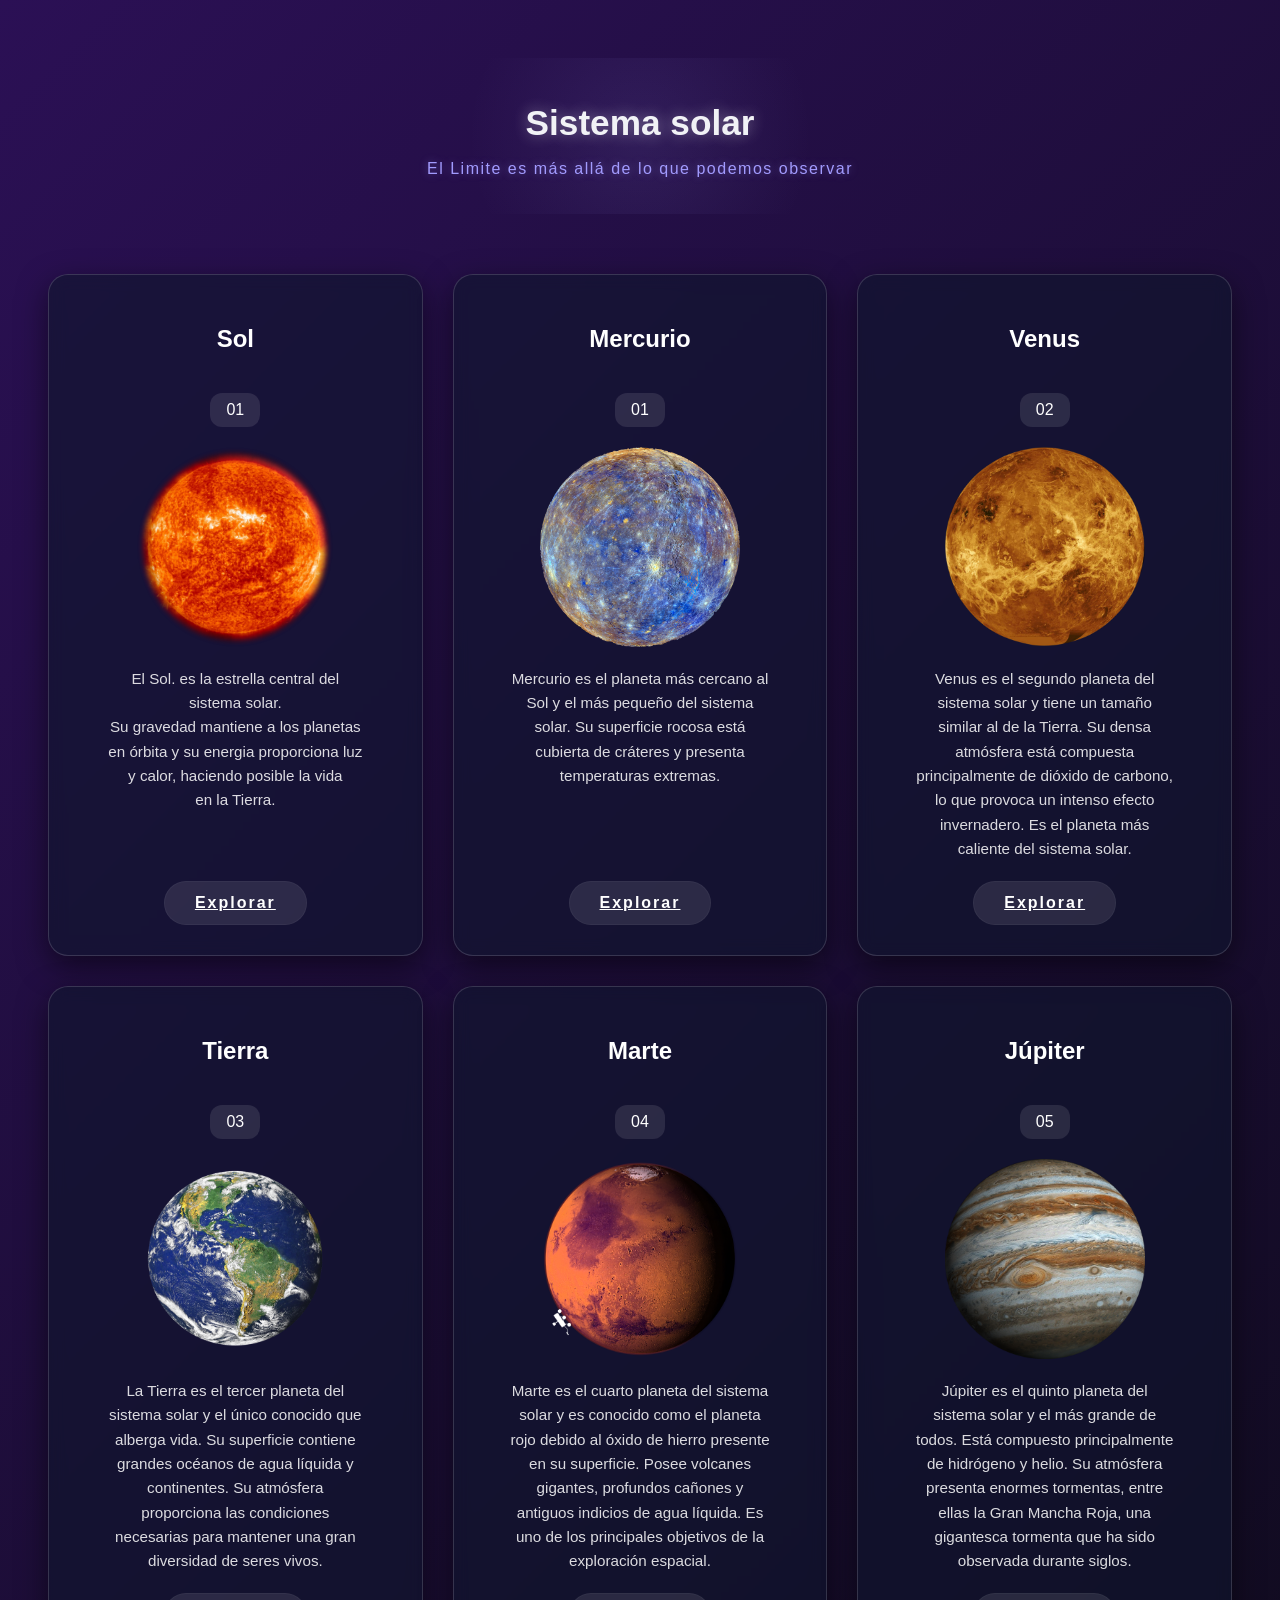
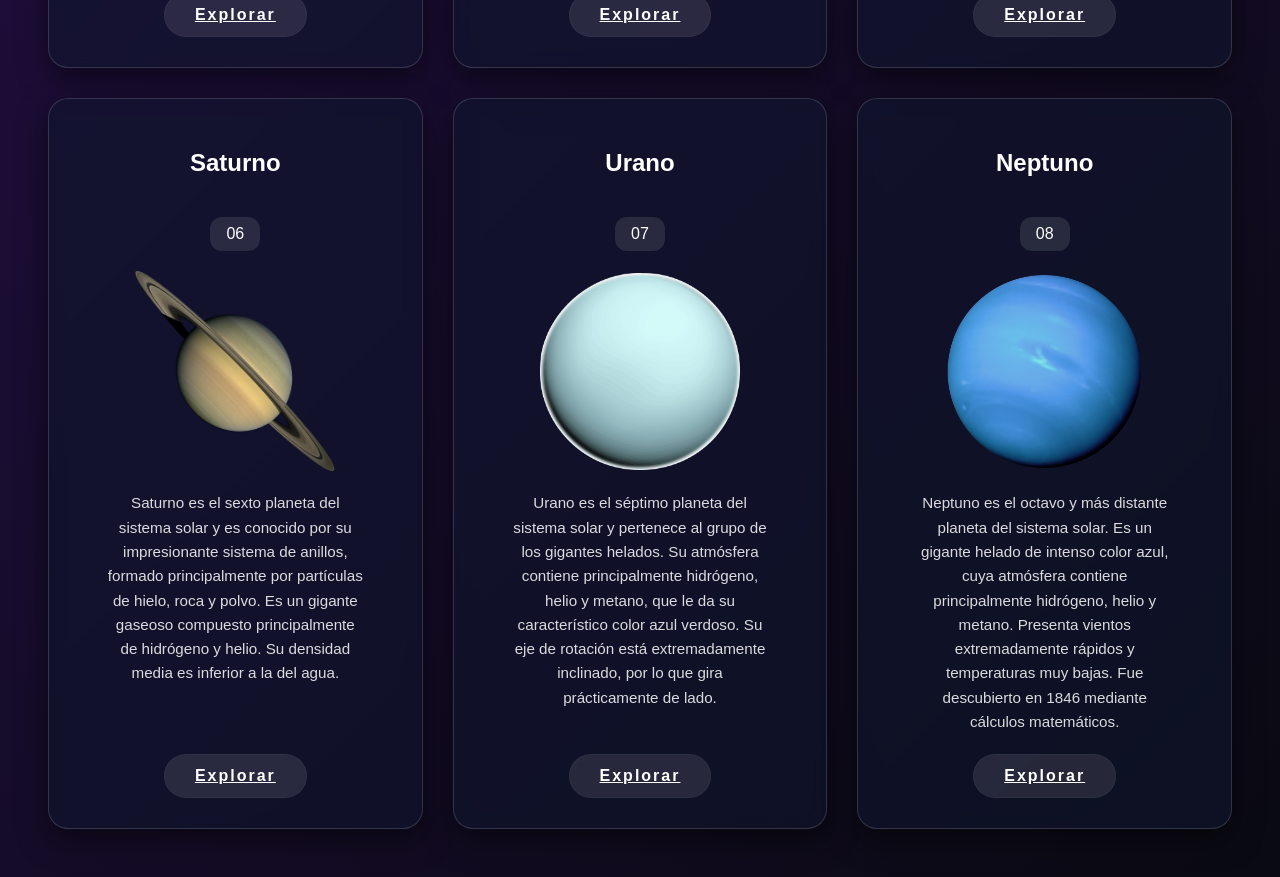
<file: index.html>
<!DOCTYPE html>
<html lang="es">
<head>
    <meta charset="UTF-8">
    <meta name="viewport" content="width=device-width, initial-scale=1.0">
    <title>Solar max</title>
    <link rel="stylesheet" href="style.css">
    <link rel="stylesheet" href="crads.css">
</head>
<body>
    <header>
        <h1>Sistema solar</h1>
        <p class="subtitulo-header">El Limite es más allá de lo que podemos observar</p>
    </header>
    <div class="contenedor-selector">
        <label for="selector-planeta">Ir alplaneta:</label>
        <select id="selector-planeta">
            <option value="disabled selected">Seleccion un planeta...</option>
            <option value="sol">01.Sol</option>
            <option value="mercurio">01.Mercurio</option>
            <option value="venus">02.Venus</option>
            <option value="tierra">03.Tierra</option>
            <option value="marte">04.Marte</option>
            <option value="jupiter">05.jupiter</option>
            <option value="saturno">06.Saturno</option>
            <option value="urano">07.Urano</option>
            <option value="neptuno">08.Neptuno</option>
        </select>
    </div>
    <main>
        <article id="sol" class="tarjeta-planeta">
            <h2 class="nombre">Sol</h2>
            <span class="numero-planeta">01</span>
            <img src="pngwing.com.png" alt="Sol">
            <p class="info-planeta">
                El Sol. es la estrella central del sistema solar.<br>
                Su gravedad mantiene a los planetas en órbita y su
                energia proporciona luz y calor, haciendo posible la vida<br>
                en la Tierra.
            </p>
            <a href="sol.html" class="boton-explorar">Explorar</a>
        </article>

        <article id="mercurio" class="tarjeta-planeta">
            <h2 class="nombre">Mercurio</h2>
            <span class="numero-planeta">01</span>
            <img src="Mercurio.png.png" alt="Mercurio">
            <p class="info-planeta">Mercurio es el planeta más cercano al Sol y el más pequeño
        del sistema solar. Su superficie rocosa está cubierta de
        cráteres y presenta temperaturas extremas.
    </p>
            <a href="mercurio.html" class="boton-explorar">Explorar</a>
        </article>

        <article id="venus" class="tarjeta-planeta">
            <h2 class="nombre">Venus</h2>
            <span class="numero-planeta">02</span>
            <img src="Venus.png.png" alt="Venus">
            <p class="info-planeta">Venus es el segundo planeta del sistema solar y tiene un
    tamaño similar al de la Tierra. Su densa atmósfera está
    compuesta principalmente de dióxido de carbono, lo que
    provoca un intenso efecto invernadero. Es el planeta más
    caliente del sistema solar.</p> 
            <a href="venus.html" class="boton-explorar">Explorar</a>
        </article>

        <article id="tierra" class="tarjeta-planeta">
            <h2 class="nombre">Tierra</h2>
            <span class="numero-planeta">03</span>
            <img src="Tierra.png.png" alt="Tierra">
            <p class="info-planeta"> La Tierra es el tercer planeta del sistema solar y el único
    conocido que alberga vida. Su superficie contiene grandes
    océanos de agua líquida y continentes. Su atmósfera proporciona
    las condiciones necesarias para mantener una gran diversidad
    de seres vivos.</p>
            <a href="tierra.html" class="boton-explorar">Explorar</a>
        </article>
         
        <article id="marte" class="tarjeta-planeta"> 
            <h2 class="nombre">Marte</h2>
             <span class="numero-planeta">04</span>
            <img src="Marte.png.png" alt="Marte">
            <p class="info-planeta"> Marte es el cuarto planeta del sistema solar y es conocido
    como el planeta rojo debido al óxido de hierro presente en
    su superficie. Posee volcanes gigantes, profundos cañones
    y antiguos indicios de agua líquida. Es uno de los principales
    objetivos de la exploración espacial.</p>
            <a href="marte.html" class="boton-explorar">Explorar</a>
        </article>

        <article id="júpiter" class="tarjeta-planeta">
            <h2 class="nombre">Júpiter</h2>
            <span class="numero-planeta">05</span>
            <img src="jupiter.png.png" alt="jupiter">
            <p class="info-planeta">Júpiter es el quinto planeta del sistema solar y el más grande
    de todos. Está compuesto principalmente de hidrógeno y helio.
    Su atmósfera presenta enormes tormentas, entre ellas la Gran
    Mancha Roja, una gigantesca tormenta que ha sido observada
    durante siglos.
</p>
            <a href="jupiter.html" class="boton-explorar">Explorar</a>
        </article>

        <article id="saturno" class="tarjeta-planeta">
            <h2 class="nombre">Saturno</h2>
            <span class="numero-planeta">06</span>
            <img src="Saturno.png.png" alt="saturno">
            <p class="info-planeta">Saturno es el sexto planeta del sistema solar y es conocido
    por su impresionante sistema de anillos, formado principalmente
    por partículas de hielo, roca y polvo. Es un gigante gaseoso
    compuesto principalmente de hidrógeno y helio. Su densidad
    media es inferior a la del agua.</p>
            <a href="saturno.html" class="boton-explorar">Explorar</a>
        </article>

        <article id="urano" class="tarjeta-planeta">
            <h2 class="nombre">Urano</h2>
             <span class="numero-planeta">07</span>
            <img src="Urano.png.png" alt="Urano">
            <p class="info-planeta">Urano es el séptimo planeta del sistema solar y pertenece
    al grupo de los gigantes helados. Su atmósfera contiene
    principalmente hidrógeno, helio y metano, que le da su
    característico color azul verdoso. Su eje de rotación está
    extremadamente inclinado, por lo que gira prácticamente
    de lado.</p>
            <a href="urano.html" class="boton-explorar">Explorar</a>
        </article>

        <article id="neptuno" class="tarjeta-planeta">
            <h2 class="nombre">Neptuno</h2>
            <span class="numero-planeta">08</span>
             <img src="Neptuno.png.png" alt="Neptuno">
             <p class="info-planeta">Neptuno es el octavo y más distante planeta del sistema solar.
    Es un gigante helado de intenso color azul, cuya atmósfera
    contiene principalmente hidrógeno, helio y metano. Presenta
    vientos extremadamente rápidos y temperaturas muy bajas.
    Fue descubierto en 1846 mediante cálculos matemáticos.
</p>
            <a href="Neptuno.html" class="boton-explorar">Explorar</a>
        </article>  
    </main>
    <script src="app.js"></script>
</body>
</html>
</file>
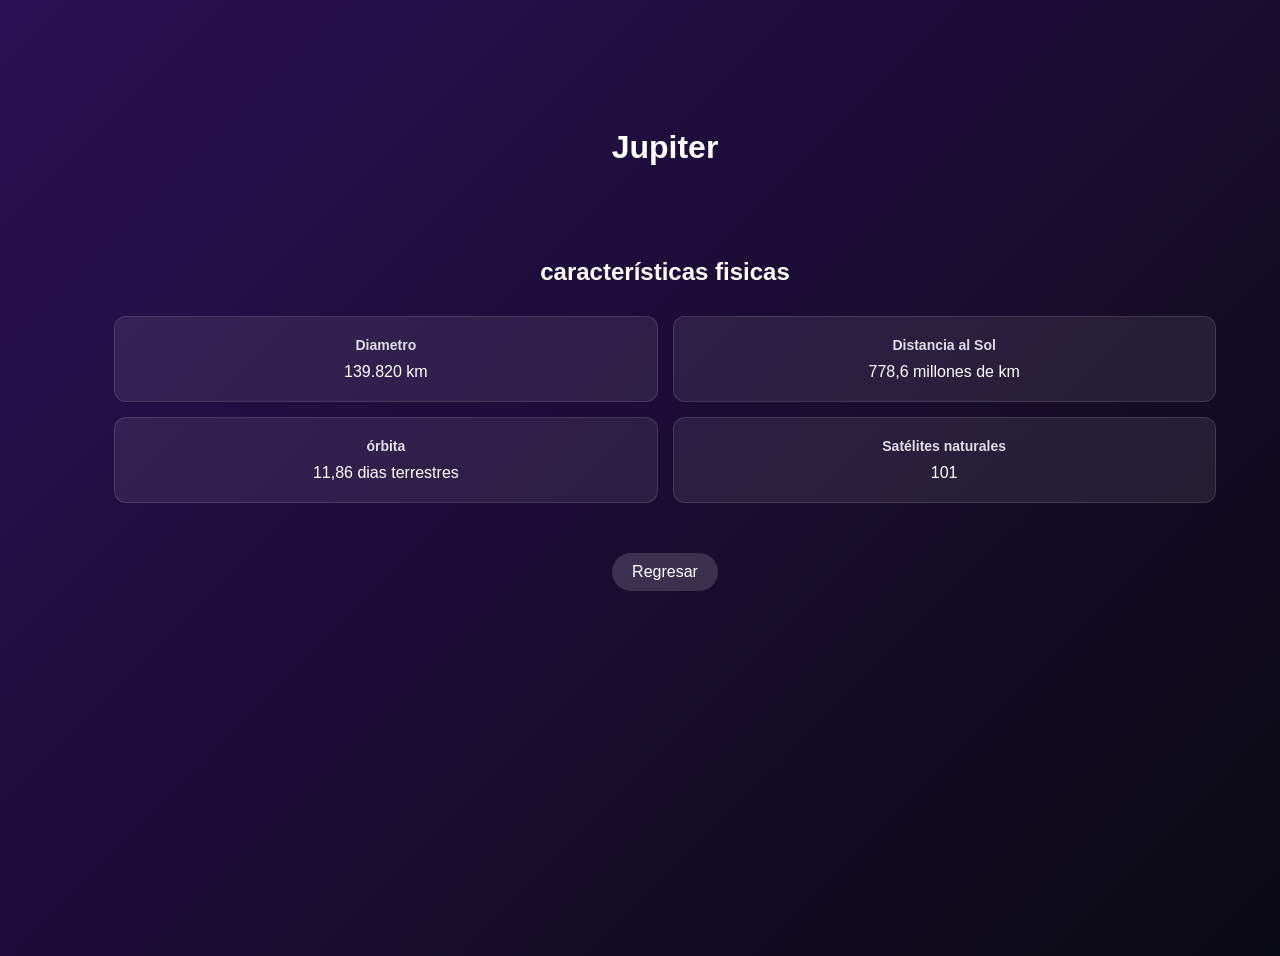
<file: jupiter.html>
<!DOCTYPE html>
<html lang="en">
<head>
    <meta charset="UTF-8">
    <meta name="viewport" content="width=device-width, initial-scale=1.0">
    <title>Jupiter Solar max</title>
    <link rel="stylesheet" href="style.css">
    <link rel="stylesheet" href="crads.css">
</head>
<body>
    <main class="solar-max">
        <h1>Jupiter</h1>
        <section class="datos-planetas">
            <h2>características fisicas</h2>
            <div class="dato">
                <h3>Diametro</h3>
                <p>139.820 km</p>
            </div>
            <div class="dato">
                <h3>Distancia al Sol</h3>
                <p>778,6 millones de km</p>
            </div>
            <div class="dato">
                <h3>órbita</h3>
                <p>11,86 dias terrestres</p>
            </div>
            <div class="dato">
                <h3>Satélites naturales</h3>
                <p>101</p>
            </div>
        </section>
        <a href="index.html" class="boton-regresar">
            Regresar
        </a>
    </main>     
</body>
</html>
</file>
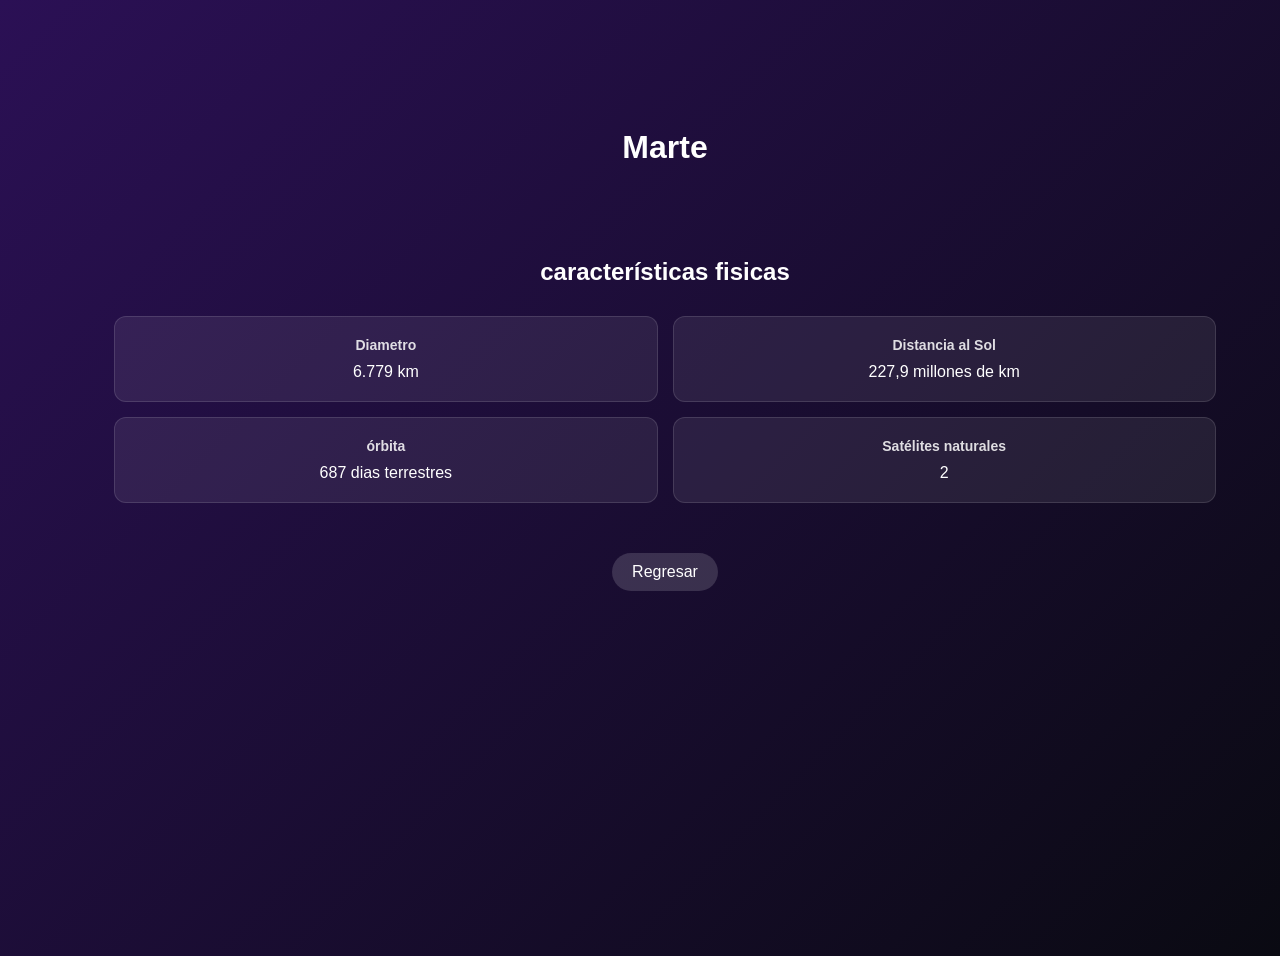
<file: marte.html>
<!DOCTYPE html>
<html lang="en">
<head>
    <meta charset="UTF-8">
    <meta name="viewport" content="width=device-width, initial-scale=1.0">
    <title>Marte Solar max</title>
    <link rel="stylesheet" href="style.css">
    <link rel="stylesheet" href="crads.css">
</head>
<body>
   <main class="solar-max">
        <h1>Marte</h1>
        <section class="datos-planetas">
            <h2>características fisicas</h2>
            <div class="dato">
                <h3>Diametro</h3>
                <p>6.779 km</p>
            </div>
            <div class="dato">
                <h3>Distancia al Sol</h3>
                <p>227,9 millones de km</p>
            </div>
            <div class="dato">
                <h3>órbita</h3>
                <p>687 dias terrestres</p>
            </div>
            <div class="dato">
                <h3>Satélites naturales</h3>
                <p>2</p>
            </div>
        </section>
        <a href="index.html" class="boton-regresar">
            Regresar
        </a>
    </main>     
</body>
</html>
</file>
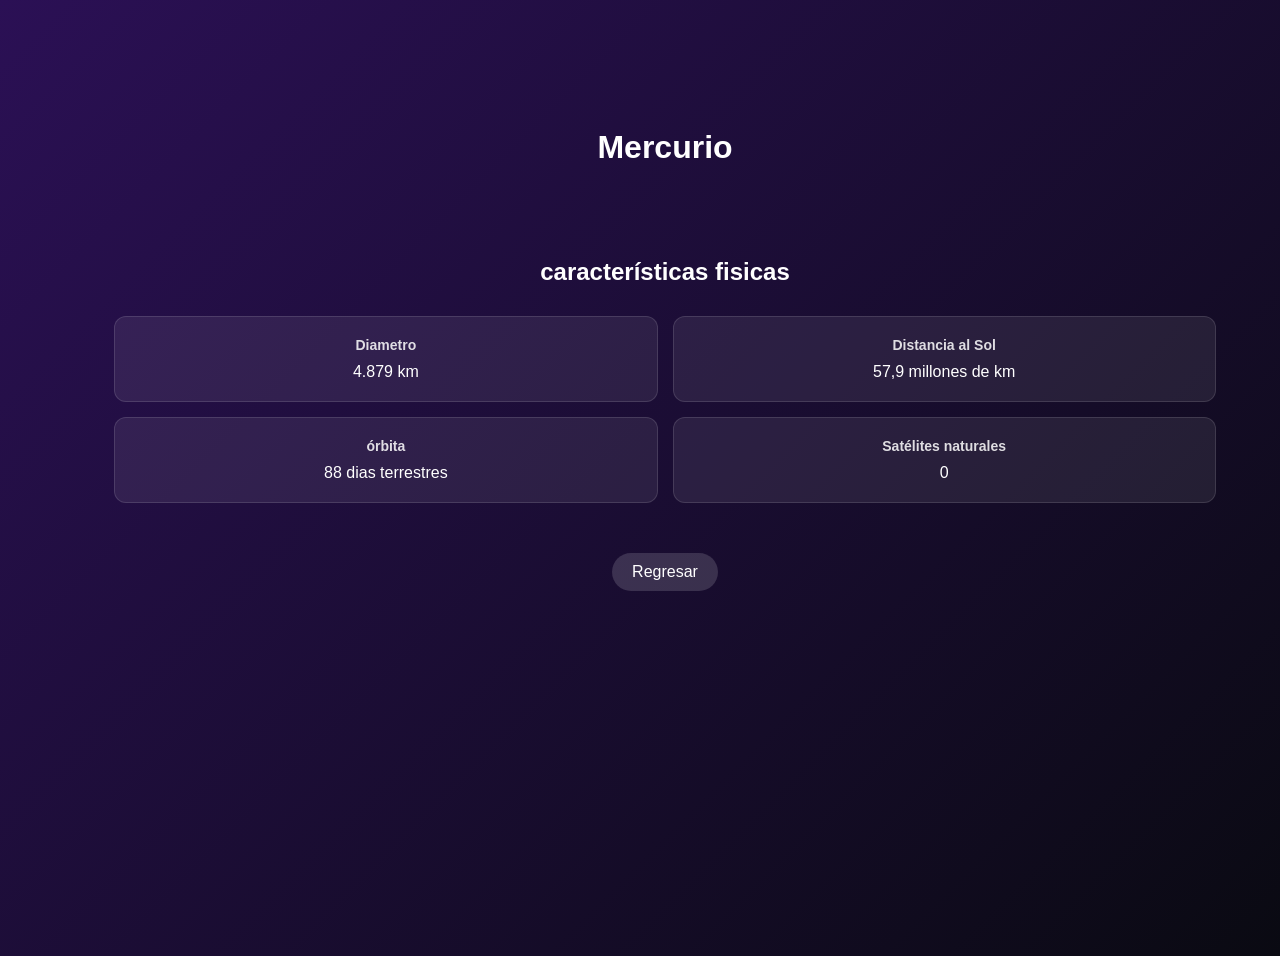
<file: mercurio.html>
<!DOCTYPE html>
<html lang="en">
<head>
    <meta charset="UTF-8">
    <meta name="viewport" content="width=device-width, initial-scale=1.0">
    <title>Mercurio Solar max</title>
    <link rel="stylesheet" href="style.css">
    <link rel="stylesheet" href="crads.css">
</head>
<body>
    <main class="solar-max">
        <h1>Mercurio</h1>
        <section class="datos-planetas">
            <h2>características fisicas</h2>
            <div class="dato">
                <h3>Diametro</h3>
                <p>4.879 km</p>
            </div>
            <div class="dato">
                <h3>Distancia al Sol</h3>
                <p>57,9 millones de km</p>
            </div>
            <div class="dato">
                <h3>órbita</h3>
                <p>88 dias terrestres</p>
            </div>
            <div class="dato">
                <h3>Satélites naturales</h3>
                <p>0</p>
            </div>
        </section>
        <a href="index.html" class="boton-regresar">
            Regresar
        </a>
    </main>   
</body>
</html>
</file>
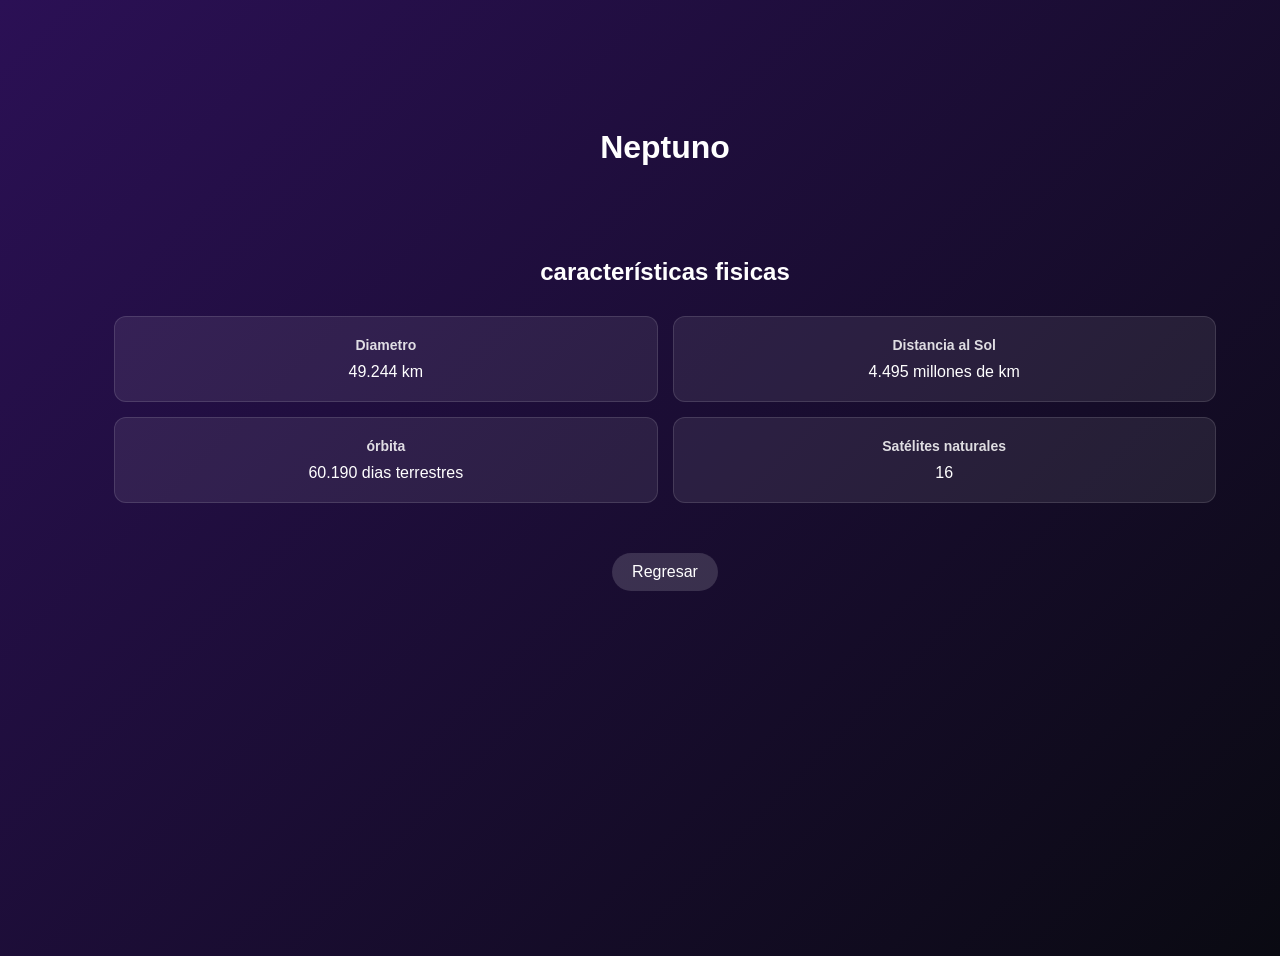
<file: Neptuno.html>
<!DOCTYPE html>
<html lang="es">
<head>
    <meta charset="UTF-8">
    <meta name="viewport" content="width=device-width, initial-scale=1.0">
    <title>Neptuno Solar max</title>
    <link rel="stylesheet" href="style.css">
    <link rel="stylesheet" href="crads.css">
</head>
<body>
    <main class="solar-max">
        <h1>Neptuno</h1>
        <section class="datos-planetas">
            <h2>características fisicas</h2>
            <div class="dato">
                <h3>Diametro</h3>
                <p>49.244 km</p>
            </div>
            <div class="dato">
                <h3>Distancia al Sol</h3>
                <p>4.495 millones de km</p>
            </div>
            <div class="dato">
                <h3>órbita</h3>
                <p>60.190 dias terrestres</p>
            </div>
            <div class="dato">
                <h3>Satélites naturales</h3>
                <p>16</p>
            </div>
        </section>
        <a href="index.html" class="boton-regresar">
            Regresar
        </a>
    </main>    
</body>
</html>
</file>
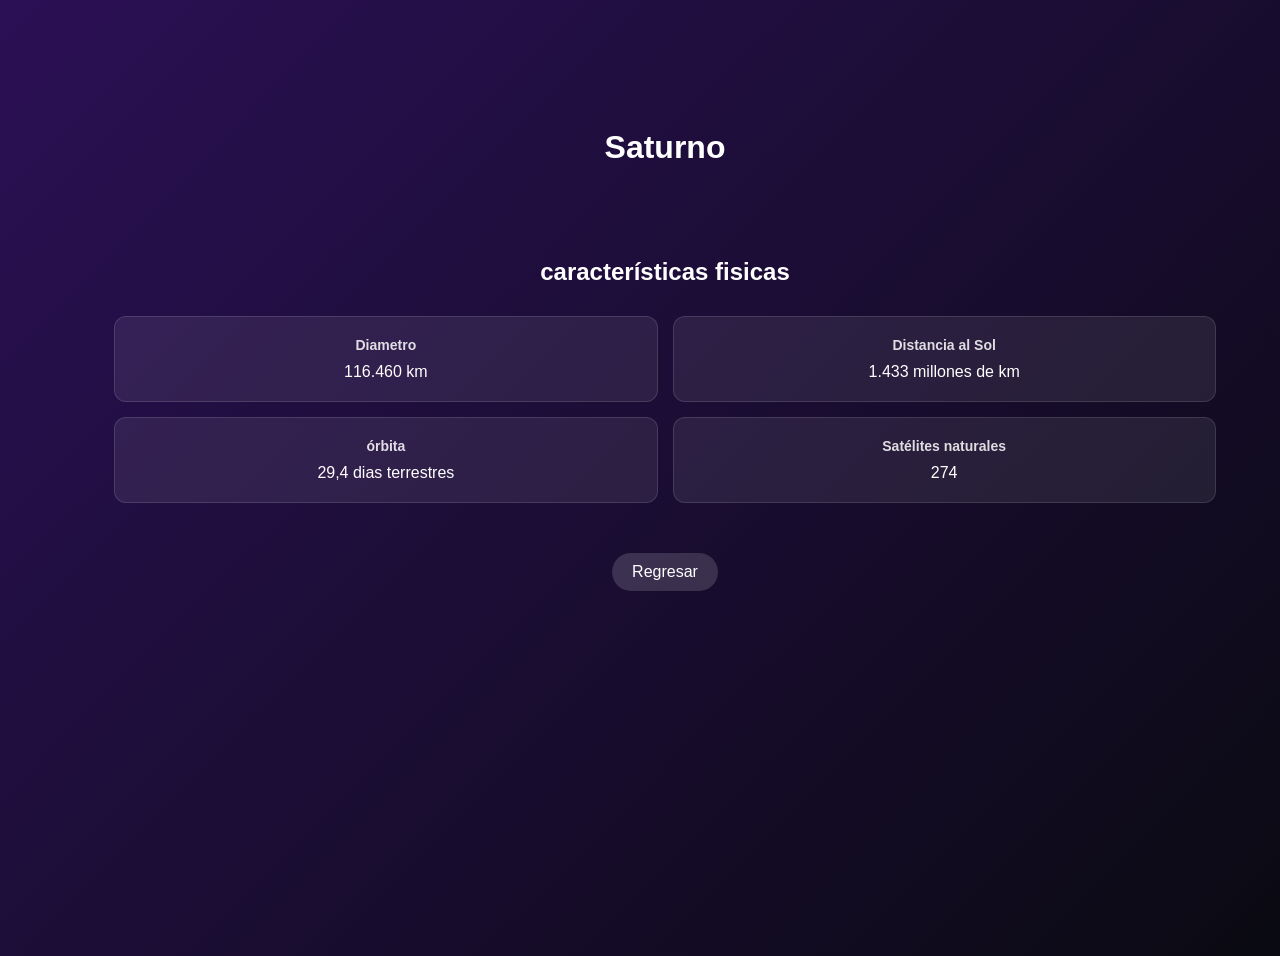
<file: saturno.html>
<!DOCTYPE html>
<html lang="en">
<head>
    <meta charset="UTF-8">
    <meta name="viewport" content="width=device-width, initial-scale=1.0">
    <title>Saturno Solar max</title>
    <link rel="stylesheet" href="style.css">
    <link rel="stylesheet" href="crads.css">
</head>
<body>
    <main class="solar-max">
        <h1>Saturno</h1>
        <section class="datos-planetas">
            <h2>características fisicas</h2>
            <div class="dato">
                <h3>Diametro</h3>
                <p>116.460 km</p>
            </div>
            <div class="dato">
                <h3>Distancia al Sol</h3>
                <p>1.433 millones de km</p>
            </div>
            <div class="dato">
                <h3>órbita</h3>
                <p>29,4 dias terrestres</p>
            </div>
            <div class="dato">
                <h3>Satélites naturales</h3>
                <p>274</p>
            </div>
        </section>
        <a href="index.html" class="boton-regresar">
            Regresar
        </a>
    </main>    
</body>
</html>
</file>
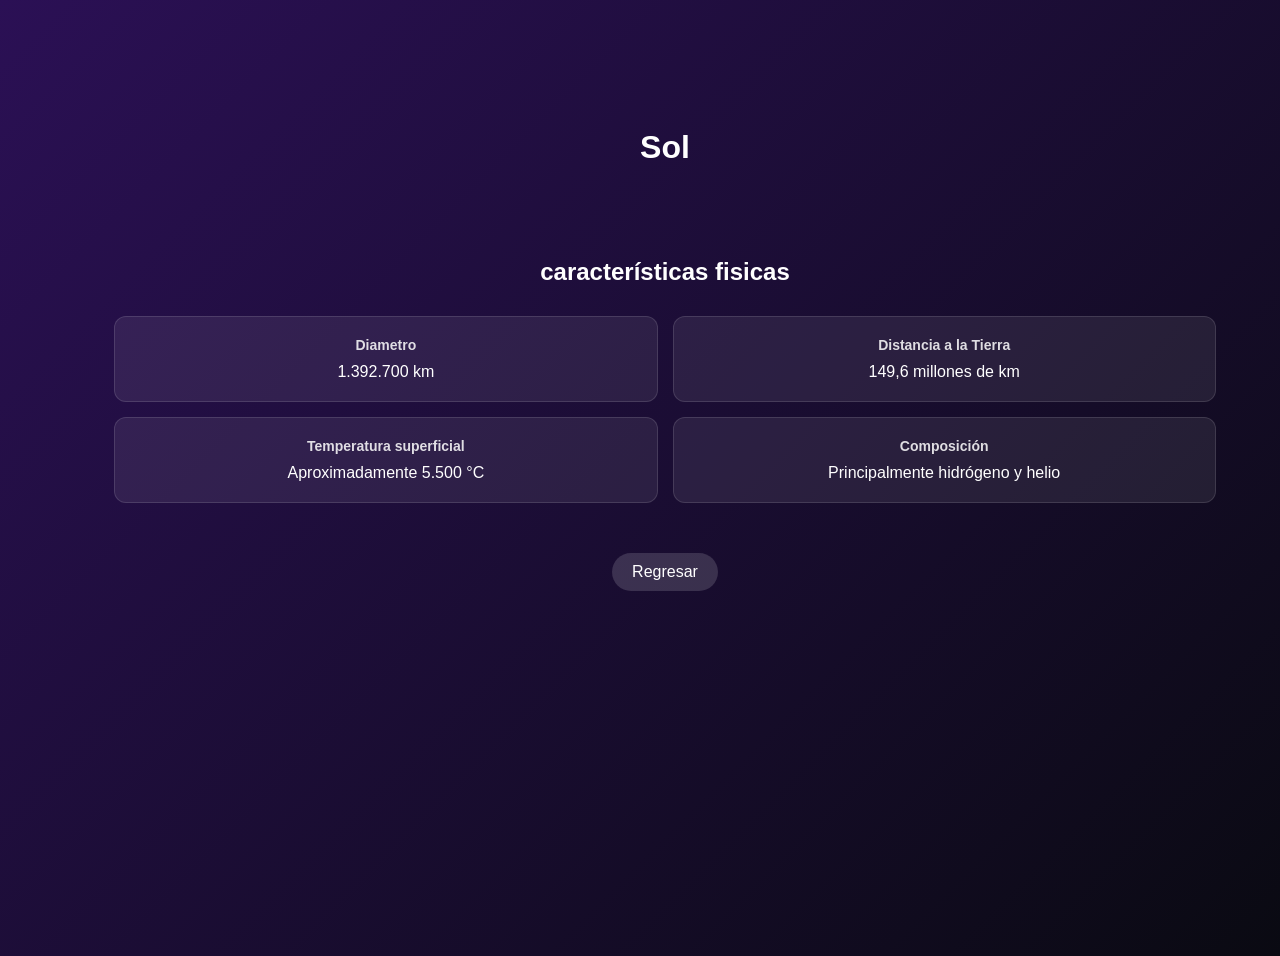
<file: sol.html>
<!DOCTYPE html>
<html lang="es">
<head>
    <meta charset="UTF-8">
    <meta name="viewport" content="width=device-width, initial-scale=1.0">
    <title>Sol Solar max</title>
    <link rel="stylesheet" href="style.css">
    <link rel="stylesheet" href="crads.css">
</head>
<body>
    <main class="solar-max">
        <h1>Sol</h1>
        <section class="datos-planetas">
            <h2>características fisicas</h2>
            <div class="dato">
                <h3>Diametro</h3>
                <p>1.392.700 km</p>
            </div>
            <div class="dato">
                <h3>Distancia a la Tierra</h3>
                <p>149,6 millones de km</p>
            </div>
            <div class="dato">
                <h3>Temperatura superficial</h3>
                <p>Aproximadamente 5.500 °C</p>
            </div>
            <div class="dato">
                <h3>Composición</h3>
                <p>Principalmente hidrógeno y helio</p>
            </div>
        </section>
        <a href="index.html" class="boton-regresar">
            Regresar
        </a>
    </main>   
</body>
</html>
</file>
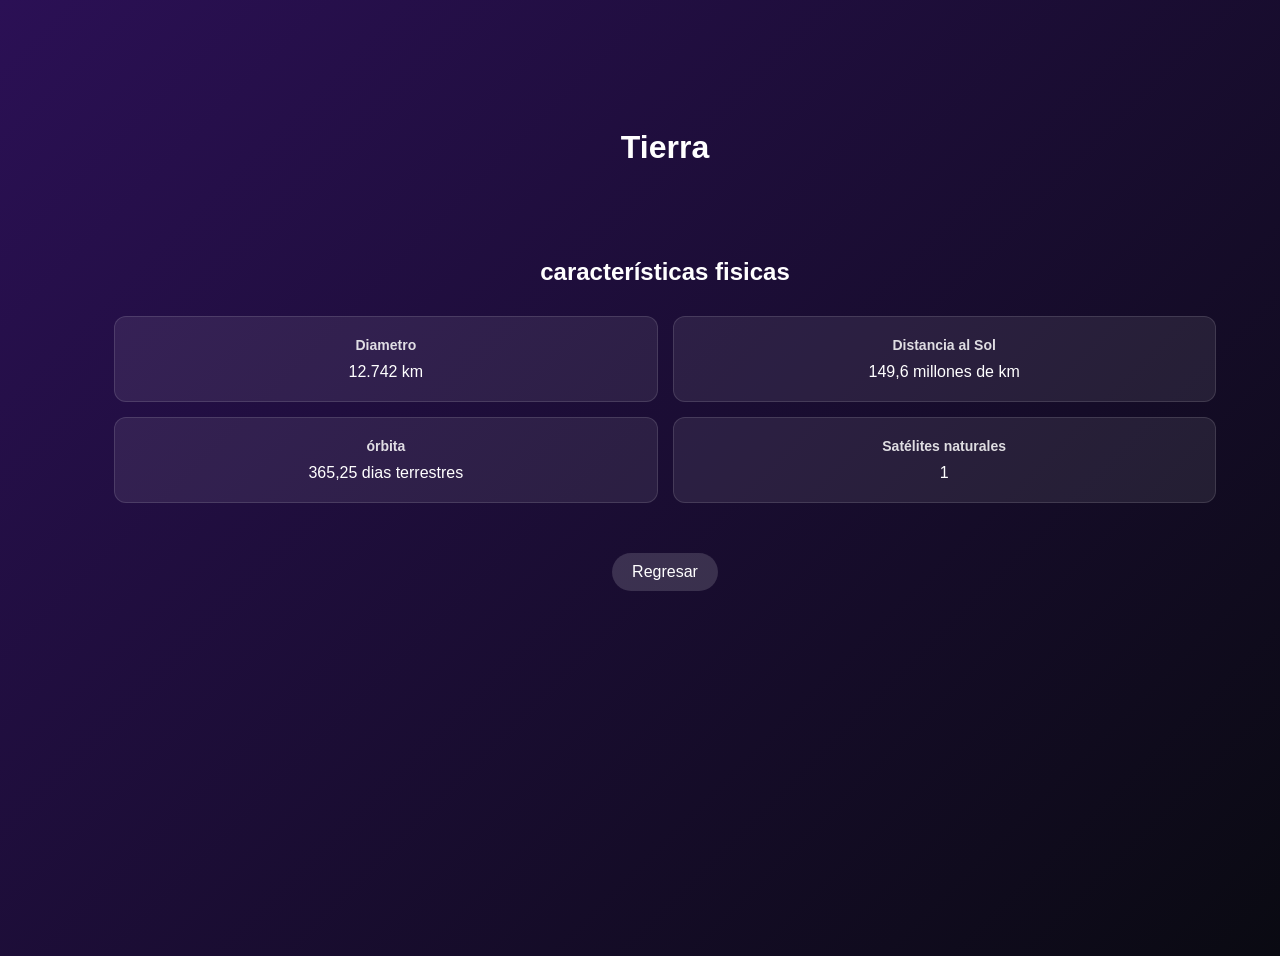
<file: tierra.html>
<!DOCTYPE html>
<html lang="en">
<head>
    <meta charset="UTF-8">
    <meta name="viewport" content="width=device-width, initial-scale=1.0">
    <title>Tierra Solar max</title>
    <link rel="stylesheet" href="style.css">
    <link rel="stylesheet" href="crads.css">
</head>
<body>
    <main class="solar-max">
        <h1>Tierra</h1>
        <section class="datos-planetas">
            <h2>características fisicas</h2>
            <div class="dato">
                <h3>Diametro</h3>
                <p>12.742 km</p>
            </div>
            <div class="dato">
                <h3>Distancia al Sol</h3>
                <p>149,6 millones de km</p>
            </div>
            <div class="dato">
                <h3>órbita</h3>
                <p>365,25 dias terrestres</p>
            </div>
            <div class="dato">
                <h3>Satélites naturales</h3>
                <p>1</p>
            </div>
        </section>
        <a href="index.html" class="boton-regresar">
            Regresar
        </a>
    </main>   
</body>
</html>
</file>
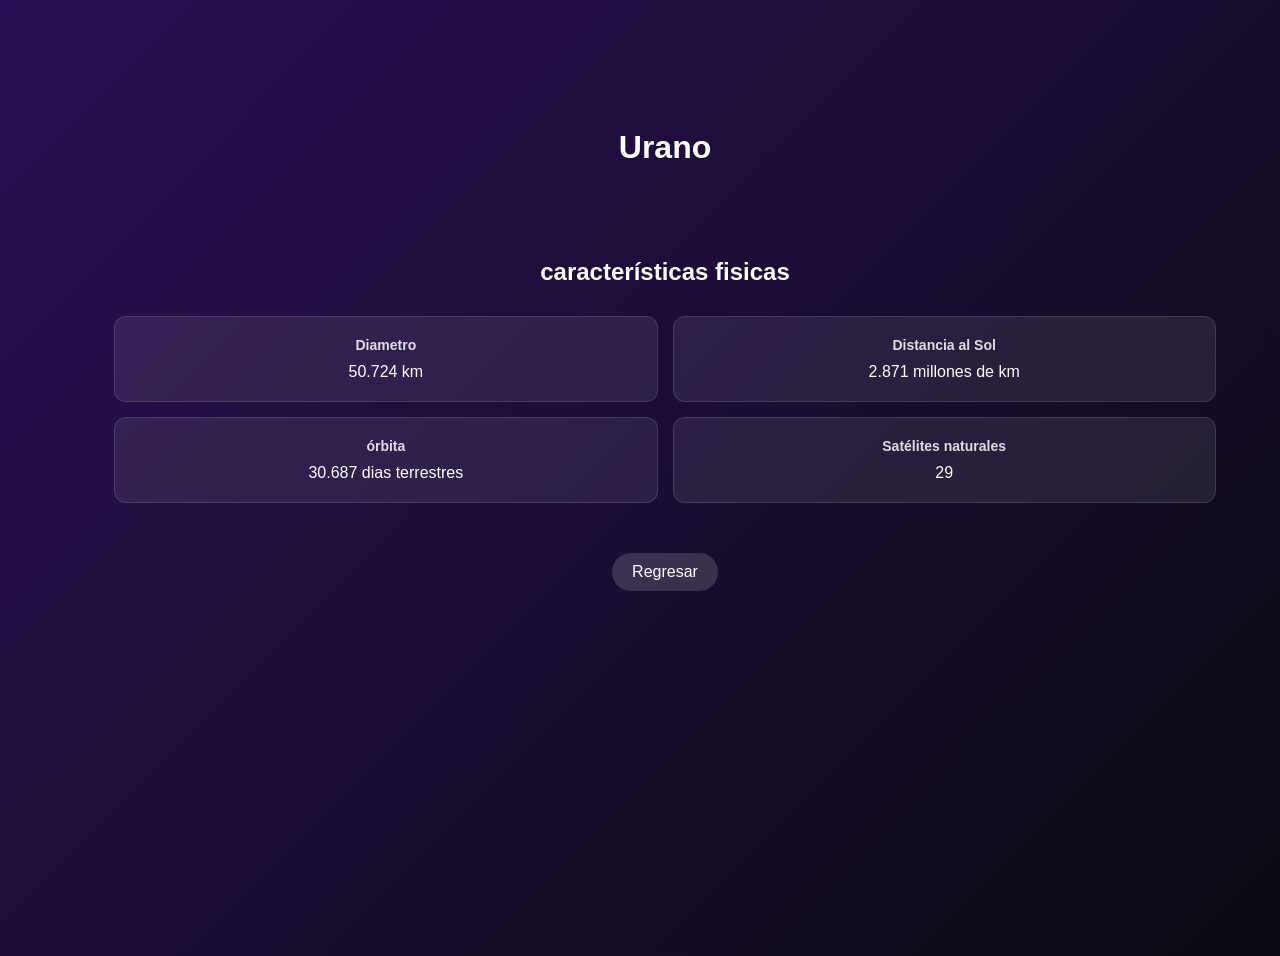
<file: urano.html>
<!DOCTYPE html>
<html lang="en">
<head>
    <meta charset="UTF-8">
    <meta name="viewport" content="width=device-width, initial-scale=1.0">
    <title>Urano Solar max</title>
    <link rel="stylesheet" href="style.css">
    <link rel="stylesheet" href="crads.css">
</head>
<body>
    <main class="solar-max">
        <h1>Urano</h1>
        <section class="datos-planetas">
            <h2>características fisicas</h2>
            <div class="dato">
                <h3>Diametro</h3>
                <p>50.724 km</p>
            </div>
            <div class="dato">
                <h3>Distancia al Sol</h3>
                <p>2.871 millones de km</p>
            </div>
            <div class="dato">
                <h3>órbita</h3>
                <p>30.687 dias terrestres</p>
            </div>
            <div class="dato">
                <h3>Satélites naturales</h3>
                <p>29</p>
            </div>
        </section>
        <a href="index.html" class="boton-regresar">
            Regresar
        </a>
    </main>    
</body>
</html>
</file>
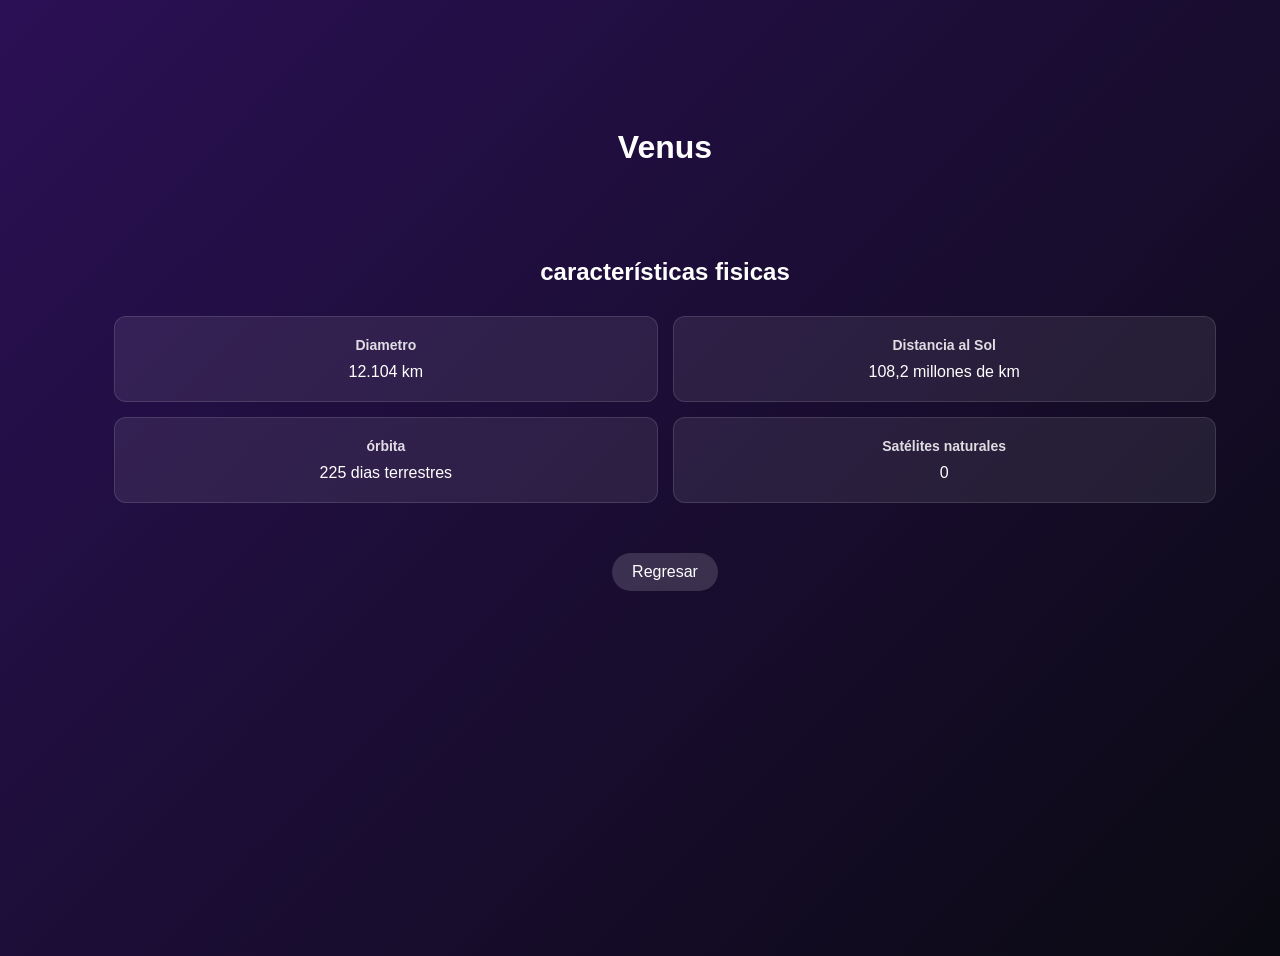
<file: venus.html>
<!DOCTYPE html>
<html lang="en">
<head>
    <meta charset="UTF-8">
    <meta name="viewport" content="width=device-width, initial-scale=1.0">
    <title>Venus Solar max</title>
    <link rel="stylesheet" href="style.css">
    <link rel="stylesheet" href="crads.css">
</head>
<body>
    <main class="solar-max">
        <h1>Venus</h1>
        <section class="datos-planetas">
            <h2>características fisicas</h2>
            <div class="dato">
                <h3>Diametro</h3>
                <p>12.104 km</p>
            </div>
            <div class="dato">
                <h3>Distancia al Sol</h3>
                <p>108,2 millones de km</p>
            </div>
            <div class="dato">
                <h3>órbita</h3>
                <p>225 dias terrestres</p>
            </div>
            <div class="dato">
                <h3>Satélites naturales</h3>
                <p>0</p>
            </div>
        </section>
        <a href="index.html" class="boton-regresar">
            Regresar
        </a>
    </main>   
</body>
</html>
</file>
<file: style.css>
html {
    scroll-behavior: smooth;
}

body {
    background: linear-gradient(135deg, #2b1055, #0a0a12);
    color: #ffffff;
    font-family: sans-serif;
    display: flex;
    flex-direction: column;
    align-items: center;
    text-align: center;
    padding: 20px;
    min-height: 100vh;
}

header {
    text-align: center;
    margin-top: 30px;
    margin-bottom: 40px;
    padding: 20px;
    background: radial-gradient(circle, rgba(162, 155, 254, 0.1)0%, rgba(0, 0, 0, 0)70%);
    border-radius: 20px;
}

header h1 {
    font-size: 2.2rem;
    font-weight: 700;
    line-height: 1.2;
    color: #f1f2f6;
    text-shadow: 0 0 15px rgba(255, 255, 255, 0.4);
    margin-bottom: 10px;
}

.subtitulo-header {
    color:#a29bfe;
    font-size: 1rem;
    letter-spacing: 1.5px;
    text-shadow: 0 0 8px rgba(162, 155, 254, 0.4);
}

#selector-planeta {
    background-color: #1e1e2f;
    color: #f1f2f6;
    border: 2px solid #a29bfe;
    padding: 10px 15px;
    border-radius: 10px;
    font-size: 1rem;
    cursor: pointer;
    outline: none;
    box-shadow: 0 0 10px rgba(162, 155, 254, 0.3);
    transition: all 0.3s ease;
}

#selector-planeta:hover {
    box-shadow: 0 0 15px rgba(162, 155, 254, 0.6);
}

main {
    display: flex;
    flex-wrap: wrap;
    justify-content: center;
    gap: 30px;
    padding: 20px;
}

.Solar {
    background-color: rgba(255, 255, 255, 0.3);
    backdrop-filter: blur(12px);
    -webkit-backdrop-filter: blur(12px);
    border: 1px solid rgba(255, 255, 255, 0.1);
    border-radius: 16px;
    padding: 30px;
    max-width: 450px;
    margin: 40px auto;
    box-shadow: 0 20px 40px rgba(0, 0, 0, 0.3);
}

.Solar input:focus {
    background: rgba(214, 199, 255, 0.12);
    border-color: #a29bfe;
    box-shadow: 0 0 10px rgba(162, 155, 254, 0.3);
} 

.tarjeta-planeta {
    background-color: rgba(15, 23, 45, 0.6);
    backdrop-filter: blur(8px);
    -webkit-backdrop-filter: blur(8px);
    border: 1px solid rgba(255, 255, 255, 0.15);
    border-radius: 20px;
    text-align: center;
    flex: 1 1 300px;
    max-width: 380px;
    padding: 30px;
    display: flex;
    flex-direction: column;
    align-items: center;
    justify-content: space-between;
    gap: 20px;
    box-shadow: 0 10px 30px rgba(0, 0, 0, 0.5);
    transition: transform 0.3s ease;
}


.boton-explorar:hover {
    background: #ffffff;
    color: #000000;
    transform: scale(1.05);
}

.tarjeta-planeta img {
    width: 200px;
    height: 200px;
    object-fit: contain;
    border-radius: 0;
    border: none;
    filter: drop-shadow(0 0 15px rgba(162, 155 254, 0.4));
    animation: flotar 4s ease-in-out infinite;
    transition: transform 0.3s ease, filter 0.3s ease;
}


@keyframes flotar {
    0% {
        transform: translateY(0px);
    }
    50% {
        transform: translateY(-10px);
    }
    100% {
        transform: translateY(0px);
    }
}

.contenedor-selector {
    display: none;
}

@media (max-width: 768px) {
    .contenedor-selector {
        display: block;
    }
}
</file>
<file: crads.css>
.contenedor-planeta {
    margin-top: 25px;
    display: flex;
    justify-content: center;
    align-items: center;
    gap: 10px;
    color: #a29bfe;
    font-weight: 600;
}

.Nombre {
    font-family: 'Segoe UI', sans-serif;
    font-weight: bold;
    text-transform: uppercase;
    letter-spacing: 4px;
    text-shadow: 0 0 10px rgba(255, 255, 255, 0.6);
}

.numero-planeta {
    background-color: rgba(255, 255, 255, 0.1);
    padding: 8px 16px;
    border-radius: 12px;
    max-width: 60px;
    text-align: center;
}

.info-planeta {
    color: rgba(255, 255, 255, 0.85);
    font-size: 0.95rem;
    line-height: 1.6;
    text-align: center;
    margin: 0;
    max-width: 260px;
}

.boton-explorar {
    margin-top: auto;
    background: rgba(255, 255, 255, 0.1);
    color: #ffffff;
    padding: 12px 30px;
    border: 1px solid rgba(255, 255, 255, 0.04);
    border-radius: 50px;
    cursor: pointer;
    font-weight: bold;
    letter-spacing: 2px;
    transition: background 0.3s ease, transform 0.3s ease;
}

.boton-regresar {
    display: inline-block;
    text-decoration: none;
    color: white;
    padding: 10px 20px;
    border-radius: 20px;
    background-color: rgba(255, 255, 255, 0.15);
    transition: 0.3s;
}

.boton-regresar:hover {
    background-color: rgba(255, 255, 255, 0.3);
}

.tarjeta-planeta img {
    width: 200px;
    height: 200px;
    object-fit: contain;
    border-radius: 0;
    border: none;
    filter: drop-shadow(0 0 15px rgba(162, 155 254, 0.4));
    animation: flotar 4s ease-in-out infinite;
    transition: transform 0.3s ease, filter 0.3s ease;
}

.tarjeta-planeta:hover img {
    transform: scale(1.1);
    filter: drop-shadow(0 0 25px rgba(255, 255, 255, 0.7));
}

.solar-max {
    width: 90%;
    max-width: 1000%;
    margin: 50px auto;
    padding: 30px;
    display: flex;
    flex-direction: column;
    gap: 25px;
    align-items: center;
}

.solar-max h1 {
    grid-column: 1 / -1;
    text-align: center;
}

.solar-max .boton-regresar {
    grid-column: 1 / -1;
    justify-content: center;
}

.datos-planetas {
    width: 100%;
    max-width: 650%;
    padding: 25px;
    display: grid;
    grid-template-columns: repeat(2, 1fr);
    gap: 15px;
}

.datos-planetas h2 {
    grid-column: 1 / -1;
    text-align: center;
    margin-bottom: 15px;
}

.dato {
    padding: 20px;
    background: rgba(255, 255, 255, 0.08);
    border: 1px solid rgba(255, 255, 255, 0.12);
    border-radius: 12px;
    display: flex;
    flex-direction: column;
    align-items: center;
    gap: 10px;
    text-align: center;
}

.dato h3 {
    margin: 0;
    font-size: 14px;
    opacity: 0.85;
}

.dato p {
    margin: 0;
}
</file>
